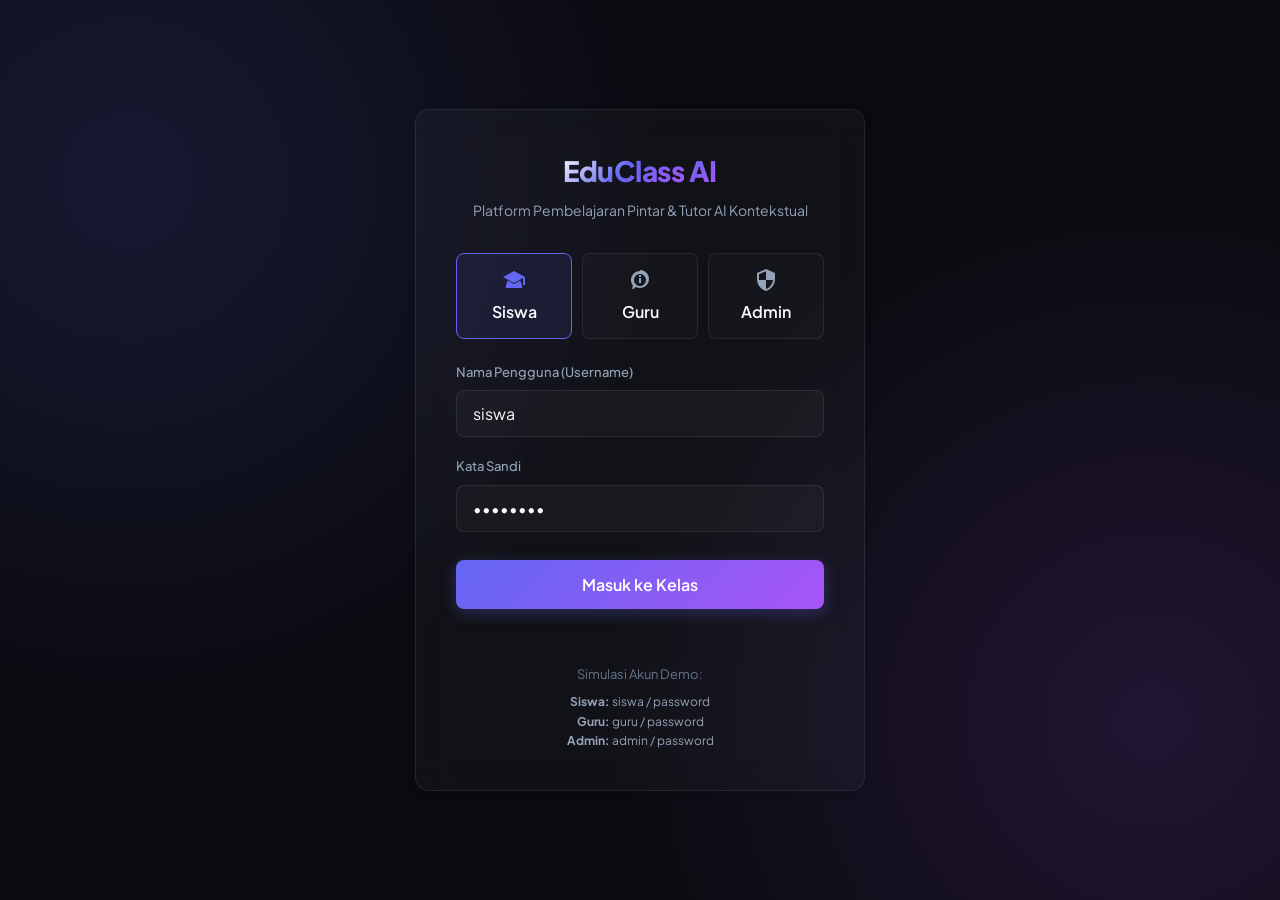
<file: index.html>
<!DOCTYPE html>
<html lang="id">
<head>
    <meta charset="UTF-8">
    <meta name="viewport" content="width=device-width, initial-scale=1.0">
    <title>Masuk - EduClass AI</title>
    <link rel="stylesheet" href="css/style.css">
</head>
<body>

    <div class="auth-container">
        <div class="glass-card auth-card fade-in">
            <div class="auth-logo">
                <span class="text-gradient">EduClass</span> <span class="text-gradient-purple">AI</span>
            </div>
            <div class="auth-subtitle">Platform Pembelajaran Pintar & Tutor AI Kontekstual</div>
            
            <div class="role-selector" style="grid-template-columns: repeat(3, 1fr);">
                <div class="role-btn active" data-role="siswa" id="btn-role-siswa">
                    <svg viewBox="0 0 24 24">
                        <path d="M12 3L1 9l11 6 9-4.91V17h2V9L12 3zM5.89 12.55L12 15.88l6.11-3.33c.6.9 2.03 3.65 2.03 6.95v.5H3.86v-.5c0-3.3 1.43-6.05 2.03-6.95z"/>
                    </svg>
                    <span>Siswa</span>
                </div>
                <div class="role-btn" data-role="guru" id="btn-role-guru">
                    <svg viewBox="0 0 24 24">
                        <path d="M12 3c-4.97 0-9 4.03-9 9 0 2.12.74 4.07 1.97 5.61L4.35 19.4c-.39.39-.39 1.02 0 1.41.39.39 1.02.39 1.41 0l1.9-1.9C9.22 19.58 10.57 20 12 20c4.97 0 9-4.03 9-9s-4.03-9-9-9zm0 15c-3.31 0-6-2.69-6-6s2.69-6 6-6 6 2.69 6 6-2.69 6-6 6zm-1-8h2v5h-2zm0-3h2v2h-2z"/>
                    </svg>
                    <span>Guru</span>
                </div>
                <div class="role-btn" data-role="admin" id="btn-role-admin">
                    <svg viewBox="0 0 24 24">
                        <path d="M12 1L3 5v6c0 5.55 3.84 10.74 9 12 5.16-1.26 9-6.45 9-12V5l-9-4zm0 10.99h7c-.53 4.12-3.28 7.79-7 8.94V12H5V6.3l7-3.11v8.8z"/>
                    </svg>
                    <span>Admin</span>
                </div>
            </div>

            <form class="auth-form" id="login-form">
                <div class="form-group">
                    <label for="username">Nama Pengguna (Username)</label>
                    <div class="input-wrapper">
                        <input type="text" id="username" class="input-field" placeholder="Masukkan username" required autocomplete="off">
                    </div>
                </div>
                
                <div class="form-group">
                    <label for="password">Kata Sandi</label>
                    <div class="input-wrapper">
                        <input type="password" id="password" class="input-field" placeholder="••••••••" required>
                    </div>
                </div>

                <button type="submit" class="btn-primary">Masuk ke Kelas</button>
                <div class="auth-error" id="auth-error-msg"></div>
            </form>

            <div class="auth-footer">
                <p>Simulasi Akun Demo:</p>
                <div style="margin-top: 8px; font-size: 12px; color: var(--text-secondary); line-height: 1.6;">
                    <strong>Siswa:</strong> <code>siswa</code> / <code>password</code> <br>
                    <strong>Guru:</strong> <code>guru</code> / <code>password</code> <br>
                    <strong>Admin:</strong> <code>admin</code> / <code>password</code>
                </div>
            </div>
        </div>
    </div>

    <!-- State & Auth Files -->
    <script src="js/state.js"></script>
    <script src="js/auth.js"></script>
    
    <script>
        // Form & Role selector logic
        let selectedRole = 'siswa';
        
        const btnSiswa = document.getElementById('btn-role-siswa');
        const btnGuru = document.getElementById('btn-role-guru');
        const btnAdmin = document.getElementById('btn-role-admin');
        const loginForm = document.getElementById('login-form');
        const usernameInput = document.getElementById('username');
        const passwordInput = document.getElementById('password');
        const errorMsg = document.getElementById('auth-error-msg');

        // Set initial values for convenience in demo
        usernameInput.value = 'siswa';
        passwordInput.value = 'password';

        function updateRoleSelection(role, btn, userText) {
            selectedRole = role;
            btnSiswa.classList.remove('active');
            btnGuru.classList.remove('active');
            btnAdmin.classList.remove('active');
            btn.classList.add('active');
            usernameInput.value = userText;
            errorMsg.textContent = '';
        }

        btnSiswa.addEventListener('click', () => updateRoleSelection('siswa', btnSiswa, 'siswa'));
        btnGuru.addEventListener('click', () => updateRoleSelection('guru', btnGuru, 'guru'));
        btnAdmin.addEventListener('click', () => updateRoleSelection('admin', btnAdmin, 'admin'));

        loginForm.addEventListener('submit', (e) => {
            e.preventDefault();
            errorMsg.textContent = '';
            
            const username = usernameInput.value.trim();
            const password = passwordInput.value;
            
            const result = window.AppState.login(username, password);
            
            if (result.success) {
                // Ensure the logged in user matches the selected role for this demo portal interface
                if (result.user.role !== selectedRole) {
                    errorMsg.textContent = `User ini terdaftar sebagai ${result.user.role.toUpperCase()}, harap pilih role yang sesuai!`;
                    window.AppState.logout();
                    return;
                }
                
                // Redirect according to role
                if (result.user.role === 'admin') {
                    window.location.href = 'admin.html';
                } else if (result.user.role === 'guru') {
                    window.location.href = 'guru.html';
                } else {
                    window.location.href = 'siswa.html';
                }
            } else {
                errorMsg.textContent = result.message;
            }
        });
    </script>
</body>
</html>
</file>
<file: css/style.css>
@import url('https://fonts.googleapis.com/css2?family=Plus+Jakarta+Sans:wght@300;400;500;600;700;800&display=swap');

:root {
    --bg-primary: #0a0b10;
    --bg-secondary: #131520;
    --bg-tertiary: #1b1e2e;
    --glass-bg: rgba(255, 255, 255, 0.03);
    --glass-border: rgba(255, 255, 255, 0.08);
    --glass-focus: rgba(255, 255, 255, 0.15);
    
    --text-primary: #f8fafc;
    --text-secondary: #94a3b8;
    --text-muted: #64748b;
    
    --accent-primary: #6366f1; /* Indigo */
    --accent-primary-hover: #4f46e5;
    --accent-primary-rgb: 99, 102, 241;
    
    --accent-secondary: #a855f7; /* Purple */
    --accent-secondary-hover: #9333ea;
    
    --success: #10b981; /* Emerald */
    --success-rgb: 16, 185, 129;
    --warning: #f59e0b; /* Amber */
    --danger: #ef4444; /* Rose */
    --danger-rgb: 239, 68, 68;
    
    --sidebar-width: 260px;
    --radius-sm: 8px;
    --radius-md: 14px;
    --radius-lg: 20px;
    
    --transition-fast: 0.2s cubic-bezier(0.4, 0, 0.2, 1);
    --transition-normal: 0.3s cubic-bezier(0.4, 0, 0.2, 1);
    
    --shadow-sm: 0 2px 8px rgba(0, 0, 0, 0.15);
    --shadow-md: 0 8px 30px rgba(0, 0, 0, 0.3);
    --shadow-lg: 0 12px 40px rgba(0, 0, 0, 0.4);
}

/* Base Styles */
* {
    margin: 0;
    padding: 0;
    box-sizing: border-box;
    font-family: 'Plus Jakarta Sans', sans-serif;
    -webkit-font-smoothing: antialiased;
}

body.light-theme {
    --bg-primary: #f8fafc;
    --bg-secondary: #ffffff;
    --bg-tertiary: #f1f5f9;
    --text-primary: #0f172a;
    --text-secondary: #475569;
    --glass-bg: rgba(15, 23, 42, 0.02);
    --glass-border: rgba(15, 23, 42, 0.1);
}

body {
    background-color: var(--bg-primary);
    color: var(--text-primary);
    min-height: 100vh;
    overflow-x: hidden;
    line-height: 1.5;
}

a {
    color: inherit;
    text-decoration: none;
}

button, input, select, textarea {
    font-family: inherit;
    font-size: inherit;
    color: inherit;
    background: none;
    border: none;
}

/* Utilities */
.text-gradient {
    background: linear-gradient(135deg, #fff 0%, var(--accent-primary) 50%, var(--accent-secondary) 100%);
    -webkit-background-clip: text;
    -webkit-text-fill-color: transparent;
}

.text-gradient-purple {
    background: linear-gradient(135deg, var(--accent-primary) 0%, var(--accent-secondary) 100%);
    -webkit-background-clip: text;
    -webkit-text-fill-color: transparent;
}

.glass-card {
    background: var(--glass-bg);
    border: 1px solid var(--glass-border);
    backdrop-filter: blur(16px);
    border-radius: var(--radius-md);
    box-shadow: var(--shadow-sm);
    transition: var(--transition-normal);
}

.glass-card:hover {
    border-color: rgba(255, 255, 255, 0.12);
    box-shadow: var(--shadow-md);
}

/* Animations */
@keyframes fadeIn {
    from { opacity: 0; transform: translateY(10px); }
    to { opacity: 1; transform: translateY(0); }
}

@keyframes pulse {
    0%, 100% { opacity: 1; }
    50% { opacity: 0.5; }
}

.fade-in {
    animation: fadeIn var(--transition-normal) forwards;
}

/* Auth Page (index.html) */
.auth-container {
    display: flex;
    justify-content: center;
    align-items: center;
    min-height: 100vh;
    background: radial-gradient(circle at 10% 20%, rgba(99, 102, 241, 0.15) 0%, transparent 40%),
                radial-gradient(circle at 90% 80%, rgba(168, 85, 247, 0.15) 0%, transparent 40%);
    padding: 20px;
}

.auth-card {
    width: 100%;
    max-width: 450px;
    padding: 40px;
    text-align: center;
}

.auth-logo {
    font-size: 28px;
    font-weight: 800;
    margin-bottom: 8px;
    letter-spacing: -0.5px;
}

.auth-subtitle {
    color: var(--text-secondary);
    font-size: 14px;
    margin-bottom: 32px;
}

.role-selector {
    display: grid;
    grid-template-columns: repeat(3, 1fr);
    gap: 10px;
    margin-bottom: 24px;
}

.role-btn {
    padding: 14px;
    border-radius: var(--radius-sm);
    cursor: pointer;
    font-weight: 600;
    transition: var(--transition-fast);
    border: 1px solid var(--glass-border);
    background: rgba(255, 255, 255, 0.02);
    display: flex;
    flex-direction: column;
    align-items: center;
    gap: 8px;
}

.role-btn svg {
    width: 24px;
    height: 24px;
    fill: var(--text-secondary);
    transition: var(--transition-fast);
}

.role-btn.active {
    background: rgba(99, 102, 241, 0.1);
    border-color: var(--accent-primary);
    color: var(--text-primary);
}

.role-btn.active svg {
    fill: var(--accent-primary);
}

.auth-form {
    text-align: left;
}

.form-group {
    margin-bottom: 20px;
}

.form-group label {
    display: block;
    font-size: 13px;
    font-weight: 500;
    color: var(--text-secondary);
    margin-bottom: 8px;
}

.input-wrapper {
    position: relative;
}

.input-field {
    width: 100%;
    padding: 12px 16px;
    border-radius: var(--radius-sm);
    border: 1px solid var(--glass-border);
    background: rgba(255, 255, 255, 0.03);
    outline: none;
    transition: var(--transition-fast);
    color: var(--text-primary);
}

.input-field:focus {
    border-color: var(--accent-primary);
    background: rgba(255, 255, 255, 0.06);
    box-shadow: 0 0 0 3px rgba(99, 102, 241, 0.25);
}

.btn-primary {
    width: 100%;
    padding: 14px;
    border-radius: var(--radius-sm);
    background: linear-gradient(135deg, var(--accent-primary) 0%, var(--accent-secondary) 100%);
    font-weight: 600;
    cursor: pointer;
    transition: var(--transition-fast);
    box-shadow: 0 4px 15px rgba(99, 102, 241, 0.3);
    margin-top: 8px;
    color: #fff;
    text-align: center;
}

.btn-primary:hover {
    transform: translateY(-1px);
    box-shadow: 0 6px 20px rgba(99, 102, 241, 0.4);
}

.auth-footer {
    margin-top: 24px;
    font-size: 13px;
    color: var(--text-muted);
}

.auth-error {
    color: var(--danger);
    font-size: 13px;
    margin-top: 12px;
    text-align: center;
    min-height: 20px;
    font-weight: 500;
}

/* Dashboard Layout (guru.html & siswa.html) */
.layout-wrapper {
    display: flex;
    min-height: 100vh;
}

/* Sidebar */
.sidebar {
    width: var(--sidebar-width);
    min-width: var(--sidebar-width);
    background-color: var(--bg-secondary);
    border-right: 1px solid var(--glass-border);
    display: flex;
    flex-direction: column;
    position: fixed;
    height: 100vh;
    z-index: 100;
    transition: width var(--transition-normal), min-width var(--transition-normal);
    overflow: hidden;
}

.sidebar.collapsed {
    width: 70px;
    min-width: 70px;
}
.sidebar.collapsed .sidebar-logo span,
.sidebar.collapsed .menu-text,
.sidebar.collapsed .profile-info,
.sidebar.collapsed .btn-logout span {
    display: none;
    width: 0;
    overflow: hidden;
}
.sidebar.collapsed .sidebar-header {
    justify-content: center !important;
    padding: 20px 12px;
}
/* Keep hamburger visible when collapsed */
.sidebar.collapsed .sidebar-header #btn-hamburger {
    display: flex;
}
.sidebar.collapsed .menu-item {
    justify-content: center;
    padding: 12px;
}
.sidebar.collapsed .user-profile {
    justify-content: center;
}
.sidebar.collapsed .sidebar-footer {
    padding: 16px 12px;
}

.sidebar-header {
    padding: 20px 24px;
    border-bottom: 1px solid var(--glass-border);
    display: flex;
    align-items: center;
    justify-content: space-between;
    flex-shrink: 0;
}

.sidebar-logo {
    font-size: 20px;
    font-weight: 800;
    letter-spacing: -0.5px;
}

.sidebar-menu {
    list-style: none;
    padding: 24px 16px;
    display: flex;
    flex-direction: column;
    gap: 8px;
    flex-grow: 1;
    overflow-y: auto;
    scrollbar-width: none; /* Firefox */
}
.sidebar-menu::-webkit-scrollbar {
    display: none; /* Chrome, Safari, Opera */
}

.menu-item {
    display: flex;
    align-items: center;
    gap: 12px;
    padding: 12px 16px;
    border-radius: var(--radius-sm);
    color: var(--text-secondary);
    font-weight: 500;
    cursor: pointer;
    transition: var(--transition-fast);
    white-space: nowrap;
    overflow: hidden;
}

.menu-item svg {
    width: 20px;
    height: 20px;
    fill: currentColor;
}

.menu-item:hover, .menu-item.active {
    color: var(--text-primary);
    background: var(--glass-bg);
}

.menu-item.active {
    background: rgba(99, 102, 241, 0.1);
    color: var(--accent-primary);
    border-left: 3px solid var(--accent-primary);
    border-top-left-radius: 0;
    border-bottom-left-radius: 0;
}

.sidebar-footer {
    padding: 16px 24px;
    border-top: 1px solid var(--glass-border);
    display: flex;
    flex-direction: column;
    gap: 12px;
    flex-shrink: 0;
    overflow: hidden;
    white-space: nowrap;
}

.user-profile {
    display: flex;
    align-items: center;
    gap: 12px;
}

.avatar {
    width: 36px;
    height: 36px;
    border-radius: 50%;
    background: linear-gradient(135deg, var(--accent-primary) 0%, var(--accent-secondary) 100%);
    display: flex;
    align-items: center;
    justify-content: center;
    font-weight: 700;
    font-size: 14px;
    color: white;
}

.profile-info {
    overflow: hidden;
}

.profile-name {
    font-size: 14px;
    font-weight: 600;
    white-space: nowrap;
    text-overflow: ellipsis;
    overflow: hidden;
}

.profile-role {
    font-size: 11px;
    color: var(--text-secondary);
    text-transform: capitalize;
}

.btn-logout {
    display: flex;
    align-items: center;
    justify-content: center;
    gap: 8px;
    width: 100%;
    padding: 10px;
    border-radius: var(--radius-sm);
    border: 1px solid var(--glass-border);
    color: var(--text-secondary);
    font-size: 13px;
    font-weight: 500;
    cursor: pointer;
    transition: var(--transition-fast);
}

.btn-logout:hover {
    color: var(--danger);
    background: rgba(239, 68, 68, 0.05);
    border-color: rgba(239, 68, 68, 0.2);
}

/* Main Content Area */
.main-content {
    flex-grow: 1;
    width: calc(100% - var(--sidebar-width));
    margin-left: var(--sidebar-width);
    padding: 40px;
    min-height: 100vh;
    background: radial-gradient(circle at 80% 10%, rgba(99, 102, 241, 0.05) 0%, transparent 35%);
    transition: var(--transition-normal);
}

.main-content.expanded {
    width: calc(100% - 70px);
    margin-left: 70px;
}

.header-bar {
    display: flex;
    justify-content: space-between;
    align-items: center;
    margin-bottom: 32px;
}

.welcome-section h1 {
    font-size: 28px;
    font-weight: 700;
    margin-bottom: 4px;
}

.welcome-section p {
    color: var(--text-secondary);
    font-size: 14px;
    margin-top: 8px;
}

/* Tabs Panel visibility */
.tab-panel {
    display: none;
}

.tab-panel.active {
    display: block;
    animation: fadeIn var(--transition-normal) forwards;
}

/* Grid Cards (Dashboard Overview) */
.stats-grid {
    display: grid;
    grid-template-columns: repeat(auto-fit, minmax(220px, 1fr));
    gap: 24px;
    margin-bottom: 32px;
}

.stat-card {
    padding: 24px;
    display: flex;
    flex-direction: column;
    justify-content: space-between;
    position: relative;
    overflow: hidden;
}

.stat-card::after {
    content: '';
    position: absolute;
    top: 0;
    left: 0;
    width: 100%;
    height: 3px;
    background: linear-gradient(90deg, var(--accent-primary), var(--accent-secondary));
}

.stat-label {
    font-size: 13px;
    font-weight: 500;
    color: var(--text-secondary);
    margin-bottom: 12px;
}

.stat-value {
    font-size: 32px;
    font-weight: 700;
    line-height: 1;
    margin-bottom: 4px;
}

.stat-desc {
    font-size: 12px;
    color: var(--text-muted);
}

/* General Layout sections */
.dashboard-row {
    display: flex;
    gap: 24px;
    margin-bottom: 24px;
    align-items: stretch; /* Equal height cards in same row */
}

.dashboard-row > * {
    display: flex;
    flex-direction: column;
}

.dashboard-row .panel-card {
    flex: 1;
}

@media (max-width: 1024px) {
    .dashboard-row {
        flex-direction: column;
    }
}

/* Nearest Schedule Banner */
.nearest-schedule-banner {
    background: linear-gradient(135deg, var(--accent-primary) 0%, var(--accent-secondary) 100%);
    color: white;
    border: none;
    box-shadow: var(--shadow-lg);
    position: relative;
    overflow: hidden;
}
.nearest-schedule-banner::before {
    content: '';
    position: absolute;
    top: -50%; left: -50%; width: 200%; height: 200%;
    background: radial-gradient(circle, rgba(255,255,255,0.1) 0%, transparent 60%);
    pointer-events: none;
}

/* Smart Tags */
.smart-tag {
    display: inline-flex;
    align-items: center;
    gap: 6px;
    font-size: 11px;
    font-weight: 700;
    padding: 4px 8px;
    border-radius: 12px;
}
.smart-tag.kritis {
    background: rgba(239, 68, 68, 0.15);
    color: var(--danger);
    border: 1px solid rgba(239, 68, 68, 0.3);
}
.smart-tag.bingung {
    background: rgba(245, 158, 11, 0.15);
    color: var(--warning);
    border: 1px solid rgba(245, 158, 11, 0.3);
}
.smart-tag.tuntas {
    background: rgba(34, 197, 94, 0.15);
    color: var(--success);
    border: 1px solid rgba(34, 197, 94, 0.3);
}

.panel-card {
    padding: 24px;
    display: flex;
    flex-direction: column;
    height: 100%;
}

.panel-title {
    font-size: 18px;
    font-weight: 700;
    margin-bottom: 20px;
    display: flex;
    align-items: center;
    justify-content: space-between;
}

/* Presensi Tab (Guru) */
.attendance-setup {
    display: grid;
    grid-template-columns: 1fr 1fr;
    gap: 24px;
    margin-bottom: 24px;
}

@media (max-width: 768px) {
    .attendance-setup {
        grid-template-columns: 1fr;
    }
}

.active-code-box {
    display: flex;
    flex-direction: column;
    align-items: center;
    justify-content: center;
    padding: 32px;
    text-align: center;
    background: rgba(99, 102, 241, 0.05);
    border: 1px dashed rgba(99, 102, 241, 0.3);
    border-radius: var(--radius-md);
}

.code-display {
    font-size: 48px;
    font-weight: 800;
    letter-spacing: 4px;
    color: var(--accent-primary);
    margin: 16px 0;
    font-family: monospace;
    text-shadow: 0 0 15px rgba(99, 102, 241, 0.2);
}

.countdown-timer {
    font-size: 14px;
    color: var(--warning);
    font-weight: 600;
    display: flex;
    align-items: center;
    gap: 6px;
}

.pulse-icon {
    width: 8px;
    height: 8px;
    border-radius: 50%;
    background-color: var(--warning);
    animation: pulse 1.5s infinite;
}

/* Tables */
.table-responsive {
    width: 100%;
    overflow-x: auto;
}

.custom-table {
    width: 100%;
    border-collapse: collapse;
    text-align: left;
}

.custom-table th {
    padding: 14px 16px;
    font-size: 12px;
    font-weight: 600;
    text-transform: uppercase;
    color: var(--text-secondary);
    border-bottom: 1px solid var(--glass-border);
    letter-spacing: 0.5px;
}

.custom-table td {
    padding: 16px;
    font-size: 14px;
    border-bottom: 1px solid rgba(255, 255, 255, 0.04);
}

.custom-table tr:last-child td {
    border-bottom: none;
}

.subject-row-clickable {
    cursor: pointer;
    transition: var(--transition-fast);
}

.subject-row-clickable:hover {
    background: rgba(255, 255, 255, 0.02);
    transform: translateY(-2px);
}

.badge {
    padding: 4px 10px;
    border-radius: 20px;
    font-size: 11px;
    font-weight: 600;
    display: inline-block;
}

.badge-success {
    background: rgba(16, 185, 129, 0.1);
    color: var(--success);
    border: 1px solid rgba(16, 185, 129, 0.2);
}

.badge-warning {
    background: rgba(245, 158, 11, 0.1);
    color: var(--warning);
    border: 1px solid rgba(245, 158, 11, 0.2);
}

.badge-danger {
    background: rgba(239, 68, 68, 0.1);
    color: var(--danger);
    border: 1px solid rgba(239, 68, 68, 0.2);
}

.badge-info {
    background: rgba(99, 102, 241, 0.1);
    color: var(--accent-primary);
    border: 1px solid rgba(99, 102, 241, 0.2);
}

/* Custom Status Changer Dropdown */
.status-select {
    background: var(--bg-tertiary);
    border: 1px solid var(--glass-border);
    padding: 4px 8px;
    border-radius: var(--radius-sm);
    color: var(--text-primary);
    font-size: 12px;
    outline: none;
    cursor: pointer;
}

.status-select:focus {
    border-color: var(--accent-primary);
}

/* Material Upload Section */
.upload-area {
    border: 2px dashed var(--glass-border);
    border-radius: var(--radius-md);
    padding: 30px;
    text-align: center;
    cursor: pointer;
    transition: var(--transition-normal);
    background: rgba(255, 255, 255, 0.01);
    margin-bottom: 20px;
}

.upload-area:hover {
    border-color: var(--accent-primary);
    background: rgba(99, 102, 241, 0.02);
}

.upload-icon {
    font-size: 40px;
    margin-bottom: 12px;
}

.materials-list {
    display: grid;
    grid-template-columns: 1fr;
    gap: 16px;
}

.material-item {
    display: flex;
    justify-content: space-between;
    align-items: center;
    padding: 16px 20px;
    border-radius: var(--radius-md);
    background: rgba(255, 255, 255, 0.02);
    border: 1px solid var(--glass-border);
    transition: var(--transition-fast);
}

.material-item:hover {
    background: rgba(255, 255, 255, 0.04);
    transform: translateX(2px);
}

.material-icon-wrapper {
    width: 40px;
    height: 40px;
    border-radius: var(--radius-sm);
    background: rgba(239, 68, 68, 0.1);
    display: flex;
    align-items: center;
    justify-content: center;
    color: var(--danger);
    font-weight: 700;
}

.material-meta {
    flex-grow: 1;
    margin-left: 16px;
}

.material-title {
    font-size: 15px;
    font-weight: 600;
    margin-bottom: 2px;
}

.material-desc {
    font-size: 12px;
    color: var(--text-secondary);
}

/* Action Buttons */
.btn-action-outline {
    border: 1px solid var(--glass-border);
    padding: 8px 16px;
    border-radius: var(--radius-sm);
    font-size: 13px;
    font-weight: 500;
    cursor: pointer;
    transition: var(--transition-fast);
    display: inline-flex;
    align-items: center;
    gap: 8px;
}

.btn-action-outline:hover {
    background: var(--glass-bg);
    border-color: rgba(255, 255, 255, 0.2);
}

.btn-action-solid {
    background: var(--accent-primary);
    border: 1px solid var(--accent-primary);
    color: white;
    padding: 8px 16px;
    border-radius: var(--radius-sm);
    font-size: 13px;
    font-weight: 600;
    cursor: pointer;
    transition: var(--transition-fast);
    display: inline-flex;
    align-items: center;
    gap: 8px;
}

.btn-action-solid:hover {
    background: var(--accent-primary-hover);
    border-color: var(--accent-primary-hover);
}

/* Class Members view */
.members-grid {
    display: grid;
    grid-template-columns: repeat(auto-fill, minmax(280px, 1fr));
    gap: 20px;
}

.member-card {
    padding: 16px;
    display: flex;
    align-items: center;
    gap: 16px;
}

/* ============================================================
   PHASE 1 — SUBJECT GATEWAY GRID
   ============================================================ */
.subject-gateway {
    animation: fadeIn var(--transition-normal) forwards;
}

.subject-gateway-header {
    margin-bottom: 28px;
}

.subject-gateway-header h2 {
    font-size: 22px;
    font-weight: 700;
    margin-bottom: 6px;
}

.subject-gateway-header p {
    font-size: 14px;
    color: var(--text-secondary);
}

.subject-card-grid {
    display: grid;
    grid-template-columns: repeat(auto-fit, minmax(220px, 1fr));
    max-width: calc(220px * 4 + 24px * 3);
    gap: 20px;
    margin-bottom: 32px;
}

.subject-card {
    padding: 24px;
    border-radius: var(--radius-md);
    background: var(--glass-bg);
    border: 1px solid var(--glass-border);
    cursor: pointer;
    transition: var(--transition-normal);
    display: flex;
    flex-direction: column;
    gap: 14px;
    position: relative;
    overflow: hidden;
}

.subject-card::before {
    content: '';
    position: absolute;
    top: 0; left: 0; right: 0;
    height: 3px;
    background: linear-gradient(90deg, var(--accent-primary), var(--accent-secondary));
    opacity: 0;
    transition: var(--transition-fast);
}

.subject-card:hover {
    border-color: rgba(99, 102, 241, 0.4);
    background: rgba(99, 102, 241, 0.05);
    transform: translateY(-4px);
    box-shadow: var(--shadow-md);
}

.subject-card:hover::before {
    opacity: 1;
}

.subject-card-icon {
    font-size: 36px;
    line-height: 1;
}

.subject-card-name {
    font-size: 16px;
    font-weight: 700;
    color: var(--text-primary);
}

.subject-card-teacher {
    font-size: 12px;
    color: var(--text-secondary);
    display: flex;
    align-items: center;
    gap: 6px;
}

.subject-card-footer {
    display: flex;
    align-items: center;
    justify-content: space-between;
    margin-top: auto;
    padding-top: 12px;
    border-top: 1px solid var(--glass-border);
}

.subject-card-modules {
    font-size: 12px;
    font-weight: 600;
    color: var(--accent-primary);
    background: rgba(99, 102, 241, 0.1);
    padding: 4px 10px;
    border-radius: 20px;
}

.subject-card-arrow {
    width: 28px;
    height: 28px;
    border-radius: 50%;
    background: rgba(99, 102, 241, 0.1);
    display: flex;
    align-items: center;
    justify-content: center;
    transition: var(--transition-fast);
}

.subject-card:hover .subject-card-arrow {
    background: var(--accent-primary);
    transform: translateX(2px);
}

.subject-card-arrow svg {
    width: 14px;
    height: 14px;
    fill: var(--accent-primary);
    transition: var(--transition-fast);
}

.subject-card:hover .subject-card-arrow svg {
    fill: white;
}

/* Material list (Phase 1 sub-view) */
.material-gateway {
    animation: fadeIn var(--transition-normal) forwards;
}

.gateway-back-btn {
    display: inline-flex;
    align-items: center;
    gap: 8px;
    font-size: 13px;
    font-weight: 500;
    color: var(--text-secondary);
    cursor: pointer;
    margin-bottom: 20px;
    padding: 6px 0;
    transition: var(--transition-fast);
    background: none;
    border: none;
}

.gateway-back-btn:hover {
    color: var(--accent-primary);
}

.material-card-list {
    display: flex;
    flex-direction: column;
    gap: 14px;
}

.material-entry-card {
    display: flex;
    align-items: center;
    justify-content: space-between;
    padding: 20px;
    border-radius: var(--radius-md);
    background: var(--glass-bg);
    border: 1px solid var(--glass-border);
    cursor: pointer;
    transition: var(--transition-normal);
    gap: 16px;
}

.material-entry-card:hover {
    border-color: rgba(99, 102, 241, 0.35);
    background: rgba(99, 102, 241, 0.04);
    transform: translateX(4px);
}

.material-entry-left {
    display: flex;
    align-items: center;
    gap: 16px;
}

.material-entry-icon {
    width: 48px;
    height: 48px;
    border-radius: var(--radius-sm);
    background: rgba(239, 68, 68, 0.1);
    display: flex;
    align-items: center;
    justify-content: center;
    font-weight: 800;
    font-size: 13px;
    color: var(--danger);
    flex-shrink: 0;
}

.material-entry-title {
    font-size: 15px;
    font-weight: 600;
    margin-bottom: 4px;
}

.material-entry-meta {
    font-size: 12px;
    color: var(--text-secondary);
    display: flex;
    gap: 12px;
}

/* ============================================================
   PHASE 2 — STUDY ROOM (SPLIT PANEL)
   ============================================================ */
.study-room {
    display: grid;
    grid-template-columns: 2fr 3fr;
    gap: 20px;
    height: calc(100vh - 120px);
    animation: fadeIn var(--transition-normal) forwards;
}

.study-room-header {
    display: flex;
    align-items: center;
    justify-content: space-between;
    margin-bottom: 16px;
    flex-wrap: wrap;
    gap: 10px;
}

/* -- LEFT: Summary Panel -- */
.summary-panel {
    display: flex;
    flex-direction: column;
    border-radius: var(--radius-md);
    background: var(--glass-bg);
    border: 1px solid var(--glass-border);
    overflow: hidden;
    height: 100%;
}

.summary-panel-header {
    padding: 16px 20px;
    border-bottom: 1px solid var(--glass-border);
    display: flex;
    align-items: center;
    justify-content: space-between;
    flex-shrink: 0;
    gap: 10px;
    flex-wrap: wrap;
}

.summary-panel-title {
    font-size: 14px;
    font-weight: 700;
    display: flex;
    align-items: center;
    gap: 8px;
    min-width: 0;
}

.summary-panel-title span {
    white-space: nowrap;
    overflow: hidden;
    text-overflow: ellipsis;
    max-width: 200px;
}

.summary-panel-body {
    flex-grow: 1;
    overflow-y: auto;
    padding: 20px;
    user-select: text;
    -webkit-user-select: text;
}

/* Mode toggle: Summary ↔ PDF */
.panel-mode-tabs {
    display: flex;
    gap: 4px;
    background: rgba(0,0,0,0.15);
    padding: 3px;
    border-radius: var(--radius-sm);
    flex-shrink: 0;
}

.panel-mode-tab {
    padding: 5px 12px;
    font-size: 11px;
    font-weight: 600;
    border-radius: 4px;
    cursor: pointer;
    transition: var(--transition-fast);
    background: none;
    border: none;
    color: var(--text-secondary);
}

.panel-mode-tab.active {
    background: var(--accent-primary);
    color: white;
}

/* AI Summary content */
.ai-summary-content {
    animation: fadeIn var(--transition-fast) forwards;
}

.ai-summary-badge {
    display: inline-flex;
    align-items: center;
    gap: 6px;
    font-size: 11px;
    font-weight: 600;
    color: var(--accent-secondary);
    background: rgba(168, 85, 247, 0.08);
    border: 1px solid rgba(168, 85, 247, 0.2);
    padding: 4px 10px;
    border-radius: 20px;
    margin-bottom: 16px;
}

.ai-summary-badge::before {
    content: '';
    width: 6px;
    height: 6px;
    border-radius: 50%;
    background: var(--accent-secondary);
    box-shadow: 0 0 6px var(--accent-secondary);
}

.ai-summary-title {
    font-size: 18px;
    font-weight: 700;
    margin-bottom: 16px;
    line-height: 1.3;
}

.ai-summary-bullets {
    list-style: none;
    display: flex;
    flex-direction: column;
    gap: 12px;
    margin-bottom: 20px;
}

.ai-summary-bullet {
    display: flex;
    gap: 12px;
    padding: 12px 16px;
    background: rgba(255,255,255,0.02);
    border-radius: var(--radius-sm);
    border-left: 3px solid var(--accent-primary);
    font-size: 13px;
    line-height: 1.6;
    cursor: text;
}

.ai-summary-bullet:hover {
    background: rgba(99, 102, 241, 0.06);
}

.bullet-number {
    font-size: 12px;
    font-weight: 700;
    color: var(--accent-primary);
    min-width: 20px;
    padding-top: 1px;
}

/* PDF Viewer embedded in summary panel */
.pdf-viewer-embedded {
    animation: fadeIn var(--transition-fast) forwards;
}

.pdf-embedded-content {
    background: rgba(0,0,0,0.2);
    border-radius: var(--radius-sm);
    padding: 24px;
    user-select: text;
    -webkit-user-select: text;
    line-height: 1.8;
    font-size: 13.5px;
    color: var(--text-primary);
    min-height: 200px;
}

.pdf-embedded-nav {
    display: flex;
    align-items: center;
    justify-content: space-between;
    margin-bottom: 14px;
    padding-bottom: 12px;
    border-bottom: 1px solid var(--glass-border);
}

.pdf-embedded-heading {
    font-size: 16px;
    font-weight: 700;
    margin-bottom: 12px;
    color: var(--text-primary);
}

.pdf-page-nav-btn {
    display: inline-flex;
    align-items: center;
    gap: 6px;
    font-size: 11px;
    font-weight: 600;
    padding: 5px 10px;
    border-radius: var(--radius-sm);
    border: 1px solid var(--glass-border);
    background: rgba(255,255,255,0.03);
    cursor: pointer;
    transition: var(--transition-fast);
    color: var(--text-secondary);
}

.pdf-page-nav-btn:hover:not(:disabled) {
    border-color: var(--accent-primary);
    color: var(--accent-primary);
}

.pdf-page-nav-btn:disabled {
    opacity: 0.3;
    cursor: not-allowed;
}

/* -- RIGHT: Chat Panel -- */
.chat-panel {
    display: flex;
    flex-direction: column;
    border-radius: var(--radius-md);
    background: var(--glass-bg);
    border: 1px solid var(--glass-border);
    overflow: hidden;
    height: 100%;
    position: relative;
    z-index: 10;
}

.chat-panel-header {
    padding: 14px 20px;
    border-bottom: 1px solid var(--glass-border);
    display: flex;
    align-items: center;
    gap: 12px;
    flex-shrink: 0;
}

.chat-panel-messages {
    flex-grow: 1;
    overflow-y: auto;
    padding: 20px;
    display: flex;
    flex-direction: column;
    gap: 14px;
}

.chat-panel-quick-actions {
    padding: 8px 16px;
    display: flex;
    gap: 8px;
    overflow-x: auto;
    white-space: nowrap;
    border-top: 1px solid rgba(255,255,255,0.03);
    background: rgba(0,0,0,0.1);
    flex-shrink: 0;
}

.chat-panel-input {
    padding: 14px 16px;
    border-top: 1px solid var(--glass-border);
    display: flex;
    gap: 10px;
    flex-shrink: 0;
    z-index: 100;
    background: var(--bg-secondary);
}

/* Mobile toggle system for study room */
.mobile-panel-toggle {
    display: none;
    background: var(--bg-tertiary);
    border: 1px solid var(--glass-border);
    border-radius: var(--radius-md);
    padding: 4px;
    margin-bottom: 16px;
    gap: 4px;
}

.mobile-panel-toggle-btn {
    flex: 1;
    padding: 10px;
    border-radius: var(--radius-sm);
    border: none;
    background: none;
    font-size: 13px;
    font-weight: 600;
    color: var(--text-secondary);
    cursor: pointer;
    transition: var(--transition-fast);
    display: flex;
    align-items: center;
    justify-content: center;
    gap: 6px;
}

.mobile-panel-toggle-btn.active {
    background: var(--accent-primary);
    color: white;
}

/* Back button for study room */
.study-room-back-row {
    display: flex;
    align-items: center;
    justify-content: space-between;
    margin-bottom: 16px;
    flex-wrap: wrap;
    gap: 10px;
}

/* Chat message bubbles (shared) */
.message-bubble {
    max-width: 85%;
    padding: 12px 16px;
    border-radius: var(--radius-md);
    font-size: 13.5px;
    line-height: 1.65;
    animation: fadeIn 0.25s ease-out;
    word-wrap: break-word;
}

.message-user {
    align-self: flex-end;
    background: linear-gradient(135deg, var(--accent-primary) 0%, #4f46e5 100%);
    color: white;
    border-bottom-right-radius: 3px;
    box-shadow: 0 2px 8px rgba(99, 102, 241, 0.3);
}

.message-ai {
    align-self: flex-start;
    background: var(--bg-tertiary);
    color: var(--text-primary);
    border: 1px solid var(--glass-border);
    border-bottom-left-radius: 3px;
    backdrop-filter: blur(8px);
}

.source-tag {
    display: inline-block;
    margin-top: 8px;
    font-size: 11px;
    color: var(--accent-primary);
    background: rgba(99, 102, 241, 0.08);
    padding: 3px 8px;
    border-radius: 4px;
    font-weight: 600;
}

.quick-btn {
    padding: 8px 14px;
    border-radius: 20px;
    background: rgba(255,255,255,0.03);
    border: 1px solid var(--glass-border);
    font-size: 12px;
    font-weight: 500;
    cursor: pointer;
    transition: var(--transition-fast);
    white-space: nowrap;
    flex-shrink: 0;
}

.quick-btn:hover {
    background: rgba(99, 102, 241, 0.08);
    border-color: var(--accent-primary);
    color: var(--text-primary);
}

/* Chat input */
.chat-input {
    flex-grow: 1;
    background: rgba(255, 255, 255, 0.04);
    border: 1px solid var(--glass-border);
    padding: 11px 16px;
    border-radius: var(--radius-lg);
    font-size: 13.5px;
    outline: none;
    transition: var(--transition-fast);
}

.chat-input:focus {
    border-color: var(--accent-primary);
    background: rgba(255, 255, 255, 0.06);
    box-shadow: 0 0 0 3px rgba(99,102,241,0.15);
}

.btn-send {
    width: 42px;
    height: 42px;
    border-radius: 50%;
    background: linear-gradient(135deg, var(--accent-primary) 0%, var(--accent-secondary) 100%);
    display: flex;
    align-items: center;
    justify-content: center;
    cursor: pointer;
    transition: var(--transition-fast);
    flex-shrink: 0;
}

.btn-send:hover {
    transform: scale(1.08);
    box-shadow: 0 4px 14px rgba(99,102,241,0.4);
}

.btn-send svg {
    width: 17px;
    height: 17px;
    fill: white;
}

.ai-status-indicator {
    width: 8px;
    height: 8px;
    border-radius: 50%;
    background-color: var(--success);
    box-shadow: 0 0 8px var(--success);
    flex-shrink: 0;
}

/* Quiz styling in Chat */
.quiz-options {
    margin-top: 12px;
    display: flex;
    flex-direction: column;
    gap: 8px;
}

.quiz-option-btn {
    text-align: left;
    padding: 10px 14px;
    border-radius: var(--radius-sm);
    background: rgba(255, 255, 255, 0.02);
    border: 1px solid var(--glass-border);
    font-size: 13px;
    cursor: pointer;
    transition: var(--transition-fast);
}

.quiz-option-btn:hover {
    background: rgba(99,102,241, 0.08);
    border-color: rgba(99,102,241, 0.3);
}

/* Add manual material creator modal/form */
.modal-overlay {
    position: fixed;
    top: 0;
    left: 0;
    width: 100vw;
    height: 100vh;
    background: rgba(0,0,0,0.6);
    backdrop-filter: blur(8px);
    display: none;
    justify-content: center;
    align-items: center;
    z-index: 200;
}

.modal-overlay.active {
    display: flex;
}

.modal-content {
    width: 90%;
    max-width: 600px;
    padding: 32px;
    max-height: 90vh;
    overflow-y: auto;
}

.modal-header {
    display: flex;
    justify-content: space-between;
    align-items: center;
    margin-bottom: 24px;
}

.modal-close {
    font-size: 24px;
    cursor: pointer;
    color: var(--text-secondary);
}

.modal-close:hover {
    color: var(--text-primary);
}

/* Info Box / Alert Banner inside student dashboard */
.alert-banner {
    padding: 16px 20px;
    border-radius: var(--radius-md);
    background: rgba(99, 102, 241, 0.05);
    border: 1px solid rgba(99, 102, 241, 0.2);
    display: flex;
    align-items: center;
    justify-content: space-between;
    margin-bottom: 24px;
}

.alert-info-text h4 {
    font-size: 14px;
    font-weight: 700;
    margin-bottom: 2px;
}

.alert-info-text p {
    font-size: 12px;
    color: var(--text-secondary);
}

.alert-actions {
    display: flex;
    gap: 12px;
}

/* Attendance Modal or Box for Student */
.presensi-submit-box {
    display: flex;
    flex-direction: column;
    align-items: center;
    justify-content: center;
    text-align: center;
    padding: 32px;
    background: rgba(99, 102, 241, 0.02);
    border: 1px dashed var(--glass-border);
    border-radius: var(--radius-md);
    max-width: 450px;
    margin: 40px auto;
}

.code-inputs-group {
    display: flex;
    gap: 8px;
    margin: 24px 0;
}

.code-inputs-group input {
    width: 45px;
    height: 55px;
    text-align: center;
    font-size: 24px;
    font-weight: 700;
    border: 1px solid var(--glass-border);
    background: rgba(255,255,255,0.03);
    border-radius: var(--radius-sm);
    color: var(--text-primary);
    outline: none;
    transition: var(--transition-fast);
}

.code-inputs-group input:focus {
    border-color: var(--accent-primary);
    background: rgba(255,255,255,0.06);
    box-shadow: 0 0 0 3px rgba(99, 102, 241, 0.2);
}

/* Typing Indicator Animation */
.typing-indicator {
    display: flex;
    align-items: center;
    gap: 4px;
    padding: 4px 8px;
}

.typing-dot {
    width: 6px;
    height: 6px;
    background: var(--text-secondary);
    border-radius: 50%;
    animation: pulse 1.2s infinite;
}

.typing-dot:nth-child(2) {
    animation-delay: 0.2s;
}

.typing-dot:nth-child(3) {
    animation-delay: 0.4s;
}

/* ==========================================================================
   Mobile Responsive & Bottom Navigation Bar
   ========================================================================== */

.bottom-nav {
    display: none;
    position: fixed;
    bottom: 0;
    left: 0;
    width: 100%;
    height: 64px;
    background: var(--bg-secondary);
    border-top: 1px solid var(--glass-border);
    z-index: 1000;
    justify-content: space-around;
    align-items: center;
    padding: 0 10px;
    box-shadow: 0 -2px 10px rgba(0,0,0,0.1);
}

.bottom-nav-item {
    display: flex;
    flex-direction: column;
    align-items: center;
    justify-content: center;
    color: var(--text-secondary);
    font-size: 10px;
    gap: 4px;
    cursor: pointer;
    flex-grow: 1;
    height: 100%;
    transition: var(--transition-fast);
}

.bottom-nav-item svg {
    width: 24px;
    height: 24px;
    fill: currentColor;
}

.bottom-nav-item.active {
    color: var(--accent-primary);
}

/* Hamburger & Slide-out Drawer */
.topbar-actions {
    display: flex;
    align-items: center;
    gap: 12px;
}

.btn-icon {
    background: rgba(255, 255, 255, 0.05);
    border: 1px solid var(--glass-border);
    border-radius: 50%;
    width: 40px;
    height: 40px;
    display: flex;
    align-items: center;
    justify-content: center;
    cursor: pointer;
    transition: var(--transition-fast);
}

.btn-icon:hover {
    background: var(--glass-focus);
}

.btn-icon svg {
    width: 20px;
    height: 20px;
    fill: var(--text-primary);
}

.hamburger-btn {
    display: none;
}

.slide-drawer {
    position: fixed;
    top: 0;
    left: -300px;
    width: 260px;
    height: 100vh;
    background: var(--bg-secondary);
    z-index: 1001;
    transition: var(--transition-normal);
    box-shadow: var(--shadow-lg);
    display: flex;
    flex-direction: column;
}

.slide-drawer.open {
    left: 0;
}

.drawer-header {
    padding: 24px;
    border-bottom: 1px solid var(--glass-border);
    display: flex;
    justify-content: space-between;
    align-items: center;
}

.drawer-content {
    padding: 24px;
    flex-grow: 1;
    display: flex;
    flex-direction: column;
    gap: 16px;
}

.drawer-overlay {
    position: fixed;
    top: 0;
    left: 0;
    width: 100%;
    height: 100%;
    background: rgba(0,0,0,0.5);
    z-index: 1000;
    display: none;
    backdrop-filter: blur(2px);
}

.drawer-overlay.active {
    display: block;
}

/* Theme Toggle styles */
body.light-theme .btn-icon svg.sun-icon {
    display: none;
}
body.light-theme .btn-icon svg.moon-icon {
    display: block;
}
body:not(.light-theme) .btn-icon svg.sun-icon {
    display: block;
}
body:not(.light-theme) .btn-icon svg.moon-icon {
    display: none;
}
body.light-theme .text-gradient, body.light-theme .text-gradient-purple {
    background: linear-gradient(135deg, var(--accent-primary) 0%, var(--accent-secondary) 100%);
    -webkit-background-clip: text;
    -webkit-text-fill-color: transparent;
}
body.light-theme .glass-card {
    background: var(--glass-bg);
}


/* Media Queries for Mobile */
@media (max-width: 768px) {
    .sidebar {
        display: none !important; /* Hide desktop sidebar completely */
    }
    
    .main-content {
        margin-left: 0 !important;
        padding: 20px 16px 80px 16px !important; /* Extra bottom padding for navbar */
    }
    
    .bottom-nav {
        display: flex !important;
    }
    
    .hamburger-btn {
        display: flex !important;
    }
    
    .header-bar {
        flex-direction: column;
        align-items: flex-start;
        gap: 16px;
    }
    
    .topbar-actions {
        align-self: flex-end;
        position: absolute;
        top: 20px;
        right: 16px;
    }

    .welcome-section {
        max-width: 70%;
    }
}

/* ==========================================================================
   Restrukturisasi Dasbor Guru (Menu General)
   ========================================================================== */

/* Wali Kelas Priority Card */
.wali-kelas-card {
    background: linear-gradient(135deg, var(--accent-primary) 0%, var(--accent-secondary) 100%);
    color: white;
    padding: 32px;
    border-radius: var(--radius-lg);
    margin-bottom: 32px;
    box-shadow: 0 10px 25px rgba(99, 102, 241, 0.4);
    position: relative;
    overflow: hidden;
}

.wali-kelas-card::before {
    content: '';
    position: absolute;
    top: -50%;
    right: -20%;
    width: 300px;
    height: 300px;
    background: radial-gradient(circle, rgba(255,255,255,0.2) 0%, transparent 70%);
    border-radius: 50%;
}

.wali-kelas-title {
    font-size: 24px;
    font-weight: 800;
    margin-bottom: 8px;
}

.wali-kelas-actions {
    display: flex;
    gap: 12px;
    margin-top: 24px;
    flex-wrap: wrap;
}

.wali-kelas-btn {
    background: rgba(255, 255, 255, 0.2);
    border: 1px solid rgba(255, 255, 255, 0.3);
    color: white;
    padding: 10px 20px;
    border-radius: var(--radius-sm);
    font-weight: 600;
    font-size: 13px;
    backdrop-filter: blur(4px);
    transition: var(--transition-fast);
}

.wali-kelas-btn:hover {
    background: rgba(255, 255, 255, 0.3);
    transform: translateY(-2px);
}

/* Teacher Class Grid */
.teacher-class-grid {
    display: grid;
    grid-template-columns: repeat(auto-fit, minmax(280px, 1fr));
    gap: 20px;
}

.teacher-class-card {
    padding: 20px;
    display: flex;
    flex-direction: column;
    gap: 16px;
    border-left: 4px solid var(--accent-primary);
}

.teacher-class-header {
    display: flex;
    justify-content: space-between;
    align-items: flex-start;
}

.teacher-class-name {
    font-size: 16px;
    font-weight: 700;
}

.teacher-class-sub {
    font-size: 12px;
    color: var(--text-secondary);
}

.teacher-class-stats {
    display: flex;
    justify-content: space-between;
    background: rgba(0,0,0,0.1);
    padding: 12px;
    border-radius: var(--radius-sm);
}

body.light-theme .teacher-class-stats {
    background: rgba(0,0,0,0.03);
}

.teacher-class-stat-item {
    display: flex;
    flex-direction: column;
    gap: 4px;
}
.teacher-class-stat-label {
    font-size: 11px;
    color: var(--text-muted);
}
.teacher-class-stat-val {
    font-size: 14px;
    font-weight: 700;
}

/* ==========================================================================
   COMPREHENSIVE MOBILE RESPONSIVENESS FIX
   Breakpoint: < 768px (Mobile)
   Breakpoint: 768px - 1024px (Tablet)
   ========================================================================== */

/* --- Global Mobile Fixes --- */
@media (max-width: 768px) {

    /* Header bar — relative so absolute topbar-actions works */
    .header-bar {
        position: relative;
        flex-direction: row;
        align-items: flex-start;
        padding-top: 8px;
    }

    .welcome-section h1 {
        font-size: 20px;
    }

    .welcome-section p {
        font-size: 12px;
        flex-wrap: wrap;
    }

    /* Always show topbar-actions at top-right */
    .topbar-actions {
        position: absolute !important;
        top: 0 !important;
        right: 0 !important;
        gap: 8px;
    }

    /* Stats grid — 1 column on mobile */
    .stats-grid {
        grid-template-columns: 1fr 1fr !important;
        gap: 12px;
        margin-bottom: 20px;
    }

    .stat-card {
        padding: 16px;
    }

    .stat-value {
        font-size: 24px !important;
    }

    /* Dashboard row — always 1 column on mobile */
    .dashboard-row {
        grid-template-columns: 1fr !important;
        gap: 16px;
        margin-bottom: 20px;
    }

    /* Panel card padding reduction */
    .panel-card {
        padding: 16px;
    }

    /* Panel title — wrap button to next line on mobile */
    .panel-title {
        font-size: 15px;
        flex-wrap: wrap;
        gap: 8px;
    }

    /* Alert banner — stack vertically */
    .alert-banner {
        flex-direction: column;
        align-items: flex-start;
        gap: 12px;
        padding: 14px 16px;
    }

    .alert-actions {
        width: 100%;
    }

    .alert-actions .btn-action-solid {
        width: 100%;
        justify-content: center;
    }

    /* --- STUDY PAGE (Belajar Tab) MOBILE FIX --- */
    /* Phase 1: Gateway grid — 2 columns on mobile */
    .subject-card-grid {
        grid-template-columns: repeat(2, 1fr) !important;
        max-width: none !important;
        gap: 12px;
    }

    /* Phase 2: Study room stacks vertically on mobile */
    .study-room {
        grid-template-columns: 1fr !important;
        height: auto !important;
        min-height: calc(100vh - 160px);
    }

    .summary-panel,
    .chat-panel {
        height: 500px;
    }

    /* Show mobile toggle */
    .mobile-panel-toggle {
        display: flex !important;
    }

    /* On mobile hide-by-default based on active toggle */
    .study-room.show-chat .summary-panel {
        display: none;
    }

    .study-room.show-summary .chat-panel {
        display: none;
    }

    .summary-panel-header {
        flex-direction: column;
        align-items: flex-start;
        gap: 8px;
    }

    .chat-panel-input {
        z-index: 100;
    }

    /* Quick action buttons wrap on mobile */
    .quick-questions-wrapper {
        padding: 8px 12px;
        gap: 6px;
        flex-wrap: wrap;
        white-space: normal;
        overflow-x: hidden;
    }

    .quick-btn {
        font-size: 11px;
        padding: 6px 10px;
    }

    /* Chat input area */
    .chat-input-area {
        padding: 10px 14px;
        gap: 8px;
    }

    .message-bubble {
        max-width: 92%;
        font-size: 13px;
    }

    /* --- CODE INPUTS (Presensi) OVERFLOW FIX --- */
    .code-inputs-group {
        gap: 5px;
    }

    .code-inputs-group input {
        width: 38px;
        height: 48px;
        font-size: 20px;
    }

    .presensi-submit-box {
        padding: 24px 16px;
        margin: 20px auto;
    }

    /* --- TABLE FIX --- */
    /* Make tables horizontally scrollable */
    .table-responsive {
        overflow-x: auto;
        -webkit-overflow-scrolling: touch;
    }

    .custom-table {
        min-width: 520px;
    }

    /* --- WALI KELAS CARD --- */
    .wali-kelas-card {
        padding: 24px 20px;
    }

    .wali-kelas-title {
        font-size: 18px;
    }

    .wali-kelas-actions {
        flex-direction: column;
        gap: 8px;
    }

    .wali-kelas-btn {
        width: 100%;
        text-align: center;
    }

    /* --- TEACHER CLASS GRID --- */
    .teacher-class-grid {
        grid-template-columns: 1fr !important;
    }

    /* --- MEMBERS GRID --- */
    .members-grid {
        grid-template-columns: 1fr 1fr !important;
    }

    /* --- ATTENDANCE SETUP GRID --- */
    .attendance-setup {
        grid-template-columns: 1fr !important;
    }

    /* Active code display */
    .code-display {
        font-size: 36px !important;
        letter-spacing: 3px !important;
    }

    /* Upload area */
    .upload-area {
        padding: 20px 16px;
    }

    /* Material item */
    .material-item {
        flex-wrap: wrap;
        gap: 10px;
    }

    /* Modal - full width on mobile */
    .modal-content {
        width: 95%;
        padding: 20px;
        max-height: 95vh;
    }

    /* Bottom nav label font */
    .bottom-nav-item {
        font-size: 9px;
    }

    .bottom-nav-item svg {
        width: 22px;
        height: 22px;
    }

    /* Action buttons in panel titles */
    .btn-action-solid, .btn-action-outline {
        font-size: 12px;
        padding: 6px 12px;
    }
}

/* --- Tablet tweaks (768px - 1024px) --- */
@media (min-width: 769px) and (max-width: 1024px) {
    .main-content {
        padding: 28px 24px;
    }

    /* Study room: stacks on tablet */
    .study-room {
        grid-template-columns: 1fr !important;
        height: auto !important;
    }

    .summary-panel,
    .chat-panel {
        height: 500px;
    }

    .subject-card-grid {
        grid-template-columns: repeat(3, 1fr) !important;
        max-width: none !important;
    }

    .stats-grid {
        grid-template-columns: repeat(2, 1fr) !important;
    }

    .teacher-class-grid {
        grid-template-columns: repeat(2, 1fr) !important;
    }

    .members-grid {
        grid-template-columns: repeat(2, 1fr) !important;
    }
}

/* --- Extra small phones (< 390px) --- */
@media (max-width: 390px) {
    .code-inputs-group input {
        width: 32px;
        height: 42px;
        font-size: 18px;
    }

    .code-inputs-group {
        gap: 4px;
    }

    .stats-grid {
        grid-template-columns: 1fr !important;
    }

    .welcome-section h1 {
        font-size: 17px;
    }

    .main-content {
        padding: 16px 12px 80px 12px !important;
    }
}

/* --- Toast Notifications --- */
.toast-notification {
    background: var(--bg-tertiary);
    border: 1px solid var(--glass-border);
    border-radius: var(--radius-md);
    padding: 16px;
    width: 320px;
    box-shadow: var(--shadow-lg);
    display: flex;
    flex-direction: column;
    gap: 12px;
    animation: fadeIn var(--transition-normal) forwards;
    position: relative;
    overflow: hidden;
    backdrop-filter: blur(10px);
}

.toast-notification::before {
    content: '';
    position: absolute;
    top: 0; left: 0; width: 4px; height: 100%;
    background: var(--accent-secondary);
}

.toast-notification.fade-out {
    opacity: 0;
    transform: translateY(-20px);
    transition: var(--transition-normal);
}

.toast-title {
    font-size: 14px;
    font-weight: 700;
    color: var(--text-primary);
}

.toast-body {
    font-size: 12px;
    color: var(--text-secondary);
}

.toast-close {
    position: absolute;
    top: 12px; right: 12px;
    cursor: pointer;
    color: var(--text-muted);
}
.toast-close:hover {
    color: var(--text-primary);
}

/* ====================================================
   KELAS DETAIL VIEW — Drill-Down Interaction
   ==================================================== */

/* Clickable class card */
.clickable-class-card {
    cursor: pointer;
    transition: transform var(--transition-fast), box-shadow var(--transition-fast), border-color var(--transition-fast);
}
.clickable-class-card:hover {
    transform: translateY(-4px);
    box-shadow: 0 16px 40px rgba(99, 102, 241, 0.25);
    border-color: var(--accent-primary);
}
.clickable-class-card .card-drill-hint {
    display: flex;
    align-items: center;
    gap: 6px;
    font-size: 12px;
    color: var(--accent-primary);
    font-weight: 600;
    margin-top: 12px;
}

/* Kelas sub-tab buttons */
.kelas-sub-tab {
    transition: color var(--transition-fast), border-color var(--transition-fast);
    background: none !important;
}
.kelas-sub-tab.active {
    color: var(--text-primary) !important;
    border-bottom: 3px solid var(--accent-primary) !important;
}
.kelas-sub-tab:not(.active):hover {
    color: var(--text-primary) !important;
}

/* Subject mini-card inside class detail */
.class-subject-card {
    background: var(--glass-bg);
    border: 1px solid var(--glass-border);
    border-radius: var(--radius-sm);
    padding: 14px 16px;
    display: flex;
    justify-content: space-between;
    align-items: center;
    transition: border-color var(--transition-fast), background var(--transition-fast);
}
.class-subject-card:hover {
    border-color: var(--accent-primary);
    background: rgba(99, 102, 241, 0.05);
}
.class-subject-card .subject-icon {
    width: 36px;
    height: 36px;
    border-radius: 8px;
    background: linear-gradient(135deg, var(--accent-primary), var(--accent-secondary));
    display: flex;
    align-items: center;
    justify-content: center;
    font-size: 16px;
    flex-shrink: 0;
}

/* Clickable student rows */
.student-row-clickable {
    cursor: pointer;
    transition: background var(--transition-fast);
}
.student-row-clickable:hover {
    background: rgba(99, 102, 241, 0.08) !important;
}
.student-row-clickable td:first-child {
    border-radius: 6px 0 0 6px;
}
.student-row-clickable td:last-child {
    border-radius: 0 6px 6px 0;
}

/* Student Detail Drawer */
#student-detail-drawer {
    right: -420px;
    width: 420px;
    max-height: 100vh;
    display: flex;
    flex-direction: column;
    transition: right var(--transition-normal);
}
#student-detail-drawer.open {
    right: 0;
}
#student-drawer-overlay {
    display: none;
    position: fixed;
    inset: 0;
    background: rgba(0, 0, 0, 0.5);
    z-index: 900;
    backdrop-filter: blur(4px);
}
#student-drawer-overlay.active {
    display: block;
}

@media (max-width: 480px) {
    #student-detail-drawer {
        width: 100vw;
    }
}
</file>
